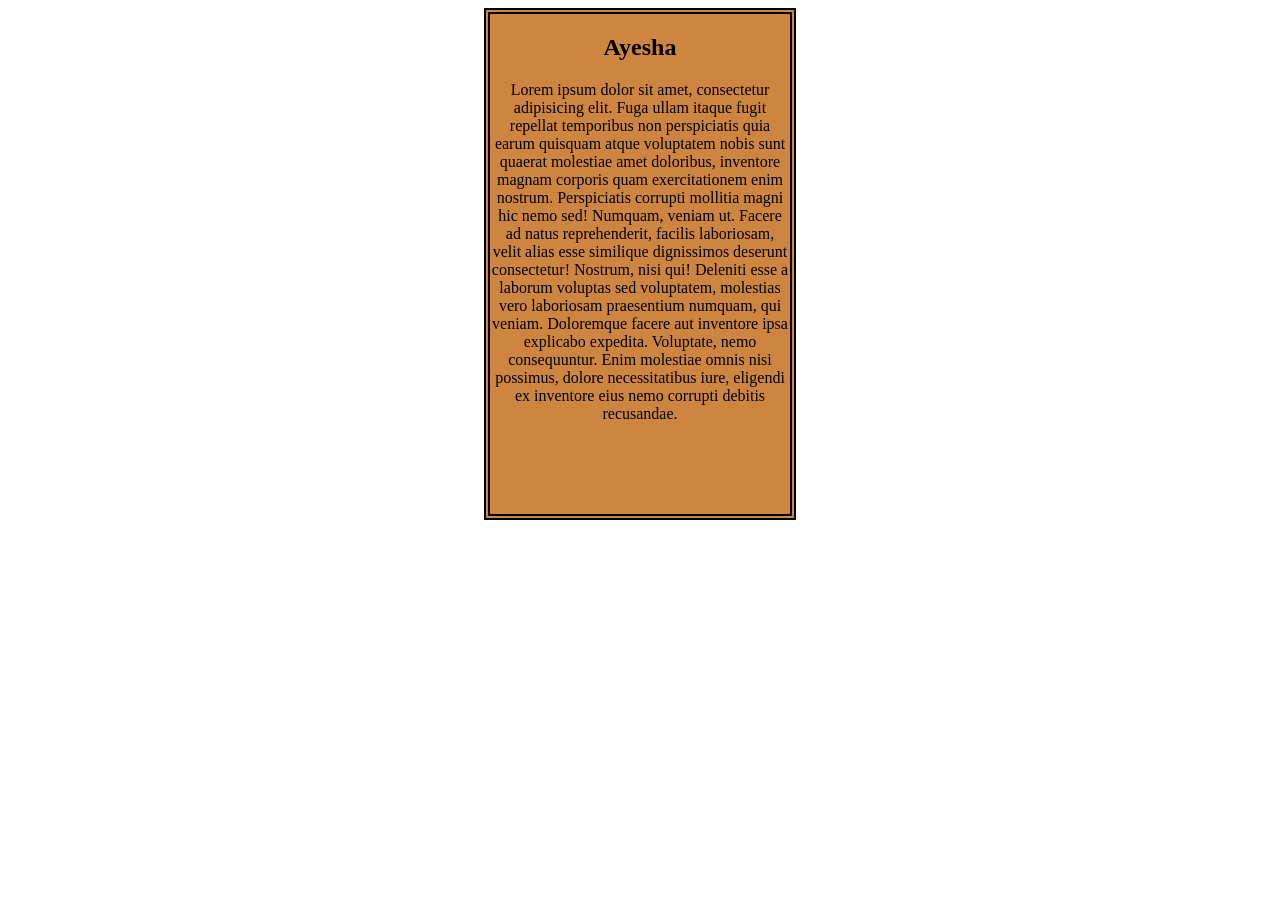
<file: class-04/index.html>
<!DOCTYPE html>
<html lang="en">

<head>
    <meta charset="UTF-8">
    <meta name="viewport" content="width=device-width, initial-scale=1.0">
    <title>Document</title>
    <link rel="stylesheet" href="./style.css">
</head>

<body>
    <!-- Unorder List -->
    <!-- <h2>Unorder List</h2>
    <ul class="unorder" type="square">
        <li>Conditioner</li>
        <li>Shampoo</li>
        <li>Hair Mask</li>
        <li>Hair Oil</li>
        <li>Hair dye</li>

    </ul> -->

    <!-- Order List -->
    <!-- <h2>Order List</h2>
    <ol>
        <li>Conditioner</li>
        <li>Shampoo</li>
        <li>Hair Mask</li>
        <li>Hair Oil</li>
        <li>Hair dye</li>
    </ol> -->

    <!-- <h1>Block Level Element</h1>
    <span>Inline Element</span> -->

    <center>
        <div class="square">
            <h2>Ayesha</h2>
            <p>Lorem ipsum dolor sit amet, consectetur adipisicing elit. Fuga ullam itaque fugit repellat temporibus non perspiciatis quia earum quisquam atque voluptatem nobis sunt quaerat molestiae amet doloribus, inventore magnam corporis quam exercitationem enim nostrum. Perspiciatis corrupti mollitia magni hic nemo sed! Numquam, veniam ut. Facere ad natus reprehenderit, facilis laboriosam, velit alias esse similique dignissimos deserunt consectetur! Nostrum, nisi qui! Deleniti esse a laborum voluptas sed voluptatem, molestias vero laboriosam praesentium numquam, qui veniam. Doloremque facere aut inventore ipsa explicabo expedita. Voluptate, nemo consequuntur. Enim molestiae omnis nisi possimus, dolore necessitatibus iure, eligendi ex inventore eius nemo corrupti debitis recusandae.</p>
        </div>
    </center>
</body>

</html>
</file>
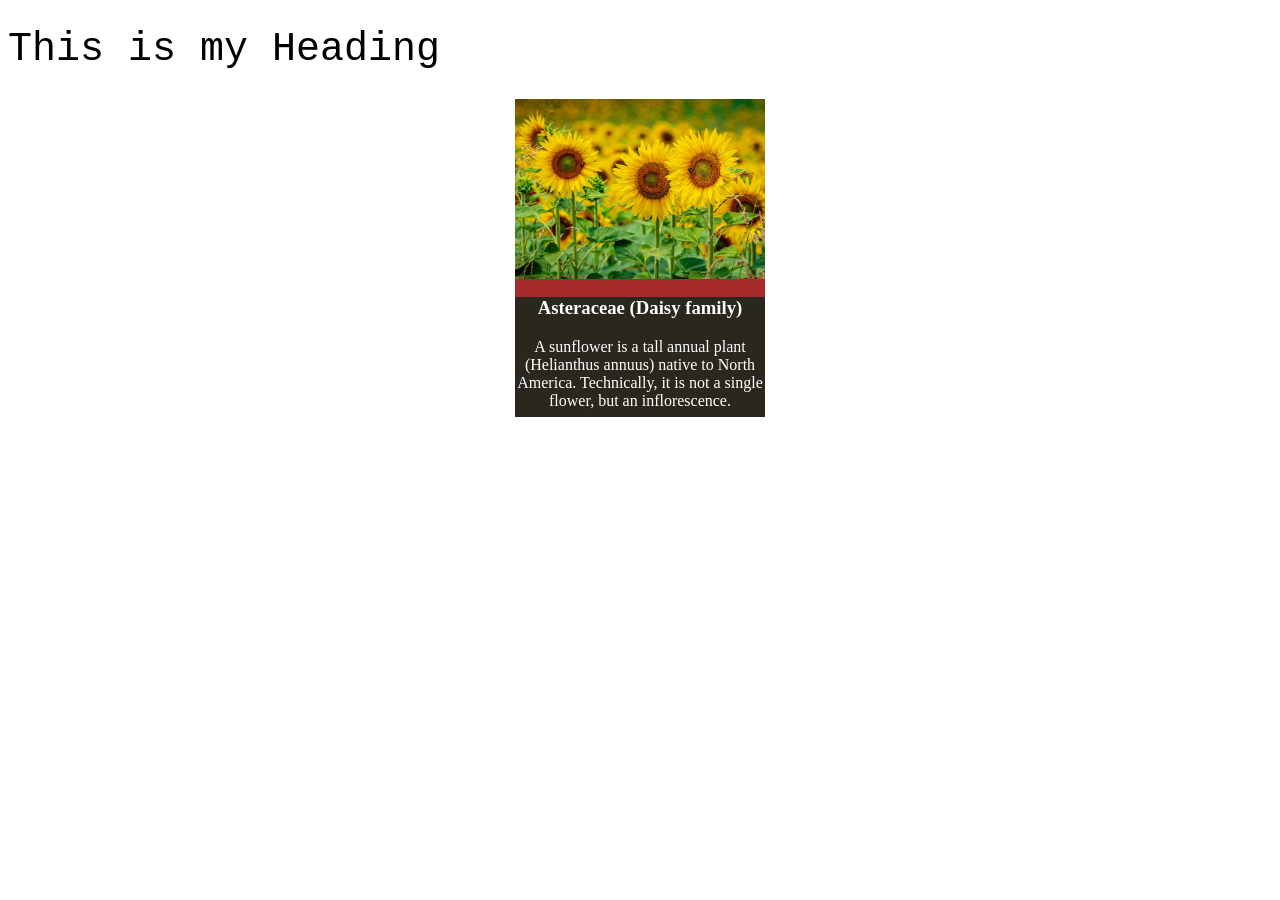
<file: class-05/index.html>
<!DOCTYPE html>
<html lang="en">

<head>
    <meta charset="UTF-8">
    <meta name="viewport" content="width=device-width, initial-scale=1.0">
    <title>Document</title>
    <link rel="stylesheet" href="./style.css">
</head>

<body>
    <h1 class="h1">This is my Heading</h1>
    <center>
        <div class="card">

            <div class="image">

            </div>
            <div class="text">
                <h3>Asteraceae (Daisy family)</h3>
                <p>A sunflower is a tall annual plant (Helianthus annuus) native to North America. Technically, it is not a single flower, but an inflorescence.</p>
            </div>

        </div>
    </center>
</body>

</html>
</file>
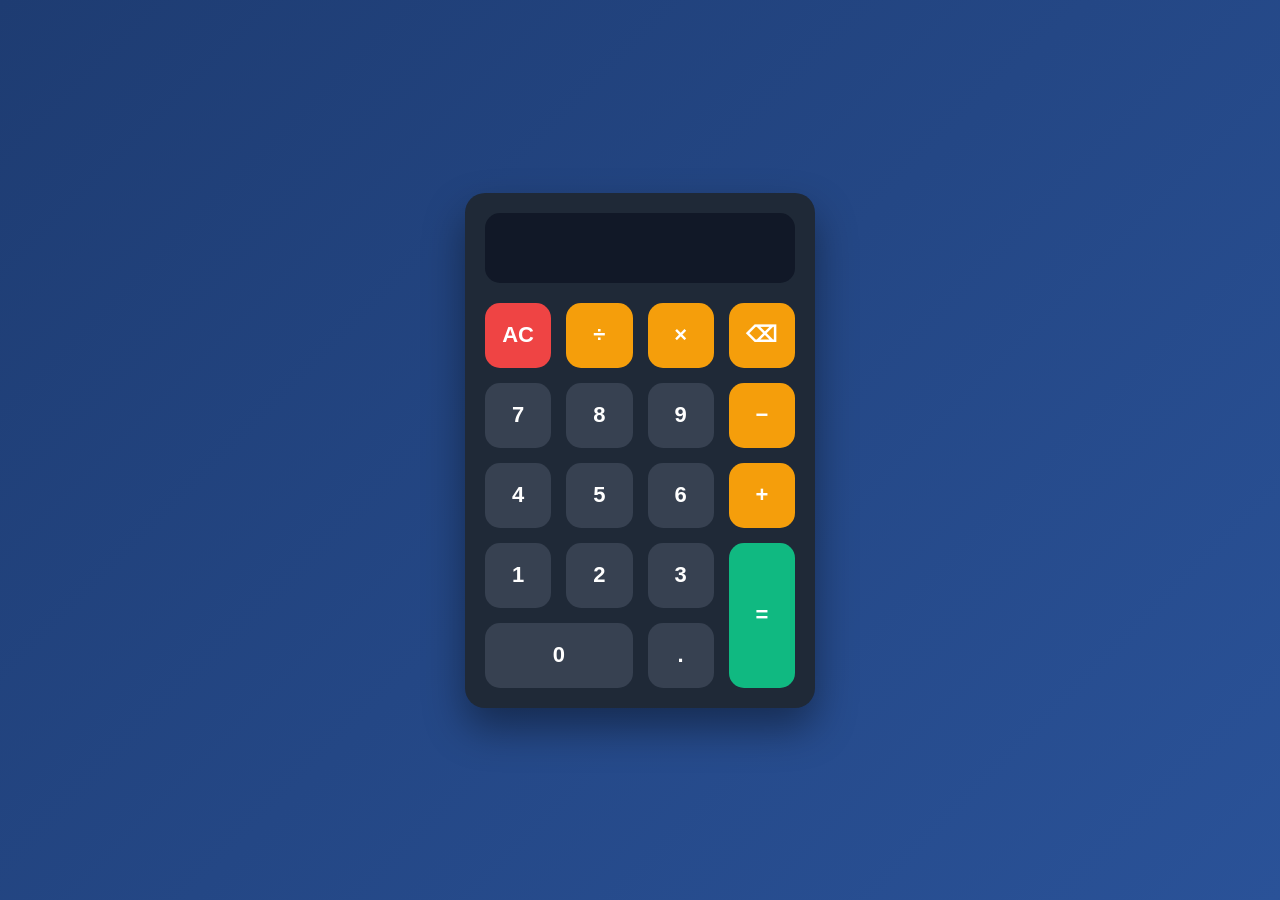
<file: class-10-Calculator/index.html>
<!DOCTYPE html>
<html lang="en">

<head>
    <meta charset="UTF-8">
    <meta name="viewport" content="width=device-width, initial-scale=1.0">
    <title>Document</title>
    <link rel="stylesheet" href="./style.css">
</head>

<body>

    <div class="calculator">
        <input type="text" id="display" readonly>

        <div class="buttons">
            <button class="clear" onclick="clearDisplay()">AC</button>
            <button class="operator" onclick="appendValue('/')">÷</button>
            <button class="operator" onclick="appendValue('*')">×</button>
            <button class="operator" onclick="deleteLast()">⌫</button>

            <button onclick="appendValue('7')">7</button>
            <button onclick="appendValue('8')">8</button>
            <button onclick="appendValue('9')">9</button>
            <button class="operator" onclick="appendValue('-')">−</button>

            <button onclick="appendValue('4')">4</button>
            <button onclick="appendValue('5')">5</button>
            <button onclick="appendValue('6')">6</button>
            <button class="operator" onclick="appendValue('+')">+</button>

            <button onclick="appendValue('1')">1</button>
            <button onclick="appendValue('2')">2</button>
            <button onclick="appendValue('3')">3</button>
            <button class="equal" rowspan="2" onclick="calculate()">=</button>

            <button class="zero" onclick="appendValue('0')">0</button>
            <button onclick="appendValue('.')">.</button>
        </div>
    </div>

    <script src="./script.js"></script>

</body>

</html>
</file>
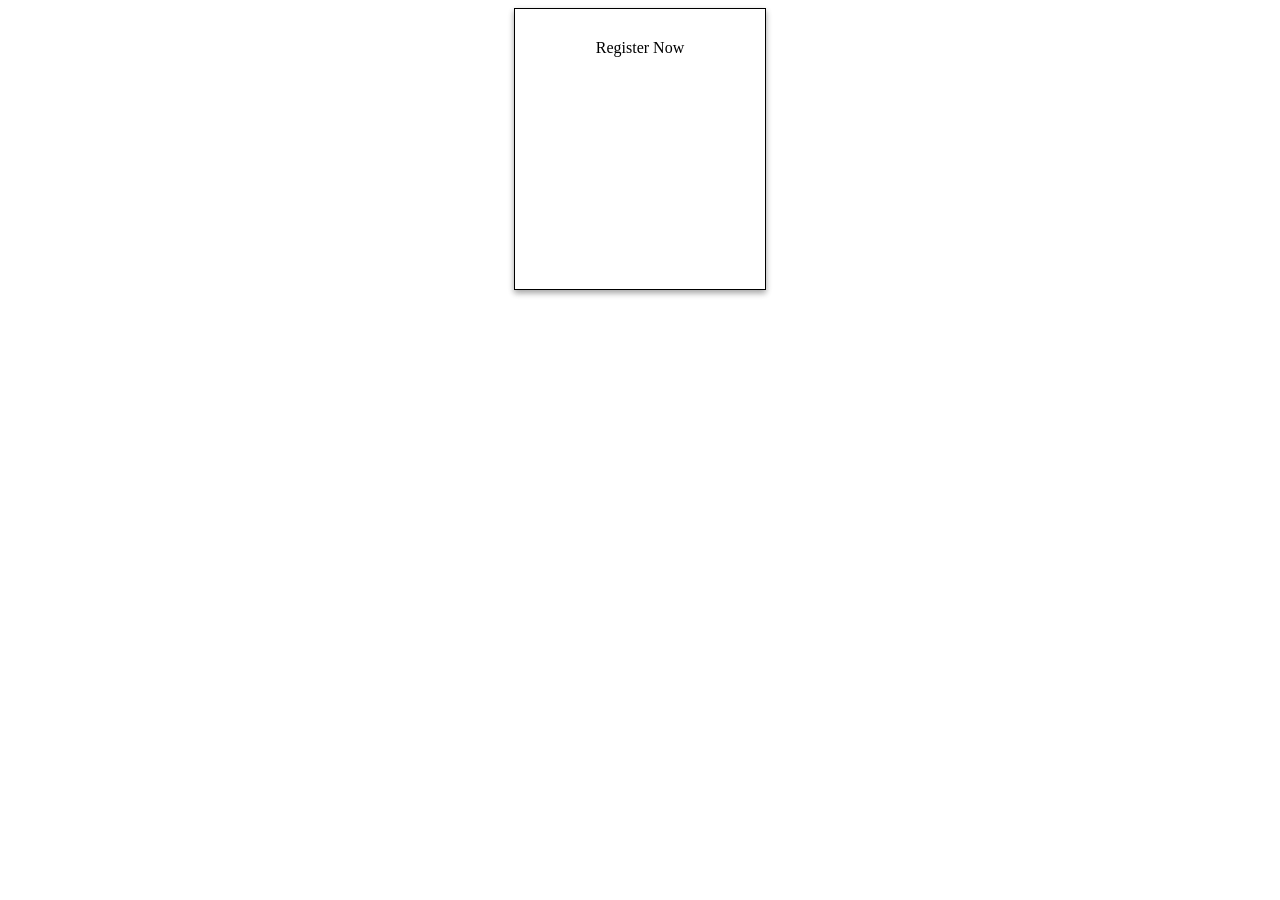
<file: class-12/index.html>
<!DOCTYPE html>
<html lang="en">
<head>
    <meta charset="UTF-8">
    <meta name="viewport" content="width=device-width, initial-scale=1.0">
    <title>Document</title>
    <link rel="stylesheet" href="./style.css">
</head>
<body>
    <center>
        <!-- <button>Register Now</button> -->
         <div class="btn">Register Now</div>
         <!-- <div class="circle"></div> -->
    </center>
    <script src="./app.js"></script>
</body>
</html>
</file>
<file: class-04/style.css>
.unorder {
    list-style-type: lower-roman;

}

h1 {
    background-color: brown;
}

span {
    background-color: peru;
}

.square {
    width: 300px;
    height: 500px;
    background-color: peru;
    /* border: 6px solid black; */
    /* border: 6px groove black; */
    /* border: 6px dashed black; */
    border: 6px double black;
    /* border : width style color; */
}
</file>
<file: class-05/style.css>
.h1 {
    font-size: 40px;
    font-weight: lighter;
    font-family: 'Courier New', Courier, monospace;
}

@font-face {
    font-family: Regular;
    src: url(./Oswald-VariableFont_wght.ttf);
}

.card {
    width: 250px;
    height: 300px;
    background-color: brown;
}

.image {
    width: 100%;
    height: 60%;
    background-image: url("./sunflower.jpg");
    background-repeat: no-repeat;
    background-position: center;
    background-size: cover;
}

.text {
    width: 100%;
    height: 40%;
    color: white;
    background-color: rgb(43, 39, 30);
}
</file>
<file: class-10-Calculator/style.css>
* {
    margin: 0;
    padding: 0;
    box-sizing: border-box;
    font-family: Arial, Helvetica, sans-serif;
}

body {
    display: flex;
    justify-content: center;
    align-items: center;
    height: 100vh;
    background: linear-gradient(135deg, #1e3c72, #2a5298);
}

.calculator {
    width: 350px;
    background: #1f2937;
    padding: 20px;
    border-radius: 20px;
    box-shadow: 0 20px 40px rgba(0, 0, 0, .4);
}

#display {
    width: 100%;
    height: 70px;
    border: none;
    outline: none;
    border-radius: 15px;
    margin-bottom: 20px;
    background: #111827;
    color: #fff;
    font-size: 32px;
    text-align: right;
    padding: 15px;
}

.buttons {
    display: grid;
    grid-template-columns: repeat(4, 1fr);
    gap: 15px;
}

button {
    height: 65px;
    border: none;
    border-radius: 15px;
    font-size: 22px;
    cursor: pointer;
    transition: .3s;
    background: #374151;
    color: white;
    font-weight: bold;
}

button:hover {
    transform: translateY(-3px);
    box-shadow: 0 8px 15px rgba(0, 0, 0, .3);
}

button:active {
    transform: scale(.95);
}

.operator {
    background: #f59e0b;
}

.operator:hover {
    background: #d97706;
}

.equal {
    background: #10b981;
    grid-row: span 2;
    height: 145px;
}

.equal:hover {
    background: #059669;
}

.clear {
    background: #ef4444;
}

.clear:hover {
    background: #dc2626;
}

.zero {
    grid-column: span 2;
}
</file>
<file: class-12/style.css>
button {
    width: 150px;
    height: 50px;
    clip-path: polygon(50% 0%, 100% 50%, 50% 100%, 0% 50%);

    border: 3px solid black;
    background-color: yellow;
}

.btn {
    width: 250px;
    height: 250px;
    /* clip-path: polygon(50% 0%, 100% 38%, 100% 100%, 0 100%, 0% 38%); */



    box-shadow: rgba(0, 0, 0, 0.16) 0px 3px 6px, rgba(0, 0, 0, 0.23) 0px 3px 6px;


    padding-top: 30px;
    border: 1px solid black;
    background-color: rgb(255, 255, 255);
}
.circle{
    width: 200px;
    height: 200px;
    margin-top: 30px;
    border-radius: 50%;

    box-shadow: rgba(153, 204, 51, 0.4) 5px 5px, rgba(31, 178, 2, 0.757) 10px 10px, rgba(240, 46, 170, 0.2) 15px 15px, rgba(240, 46, 170, 0.1) 20px 20px, rgba(240, 46, 170, 0.05) 25px 25px;

    background-color: rgb(153, 204, 51);
}
</file>
